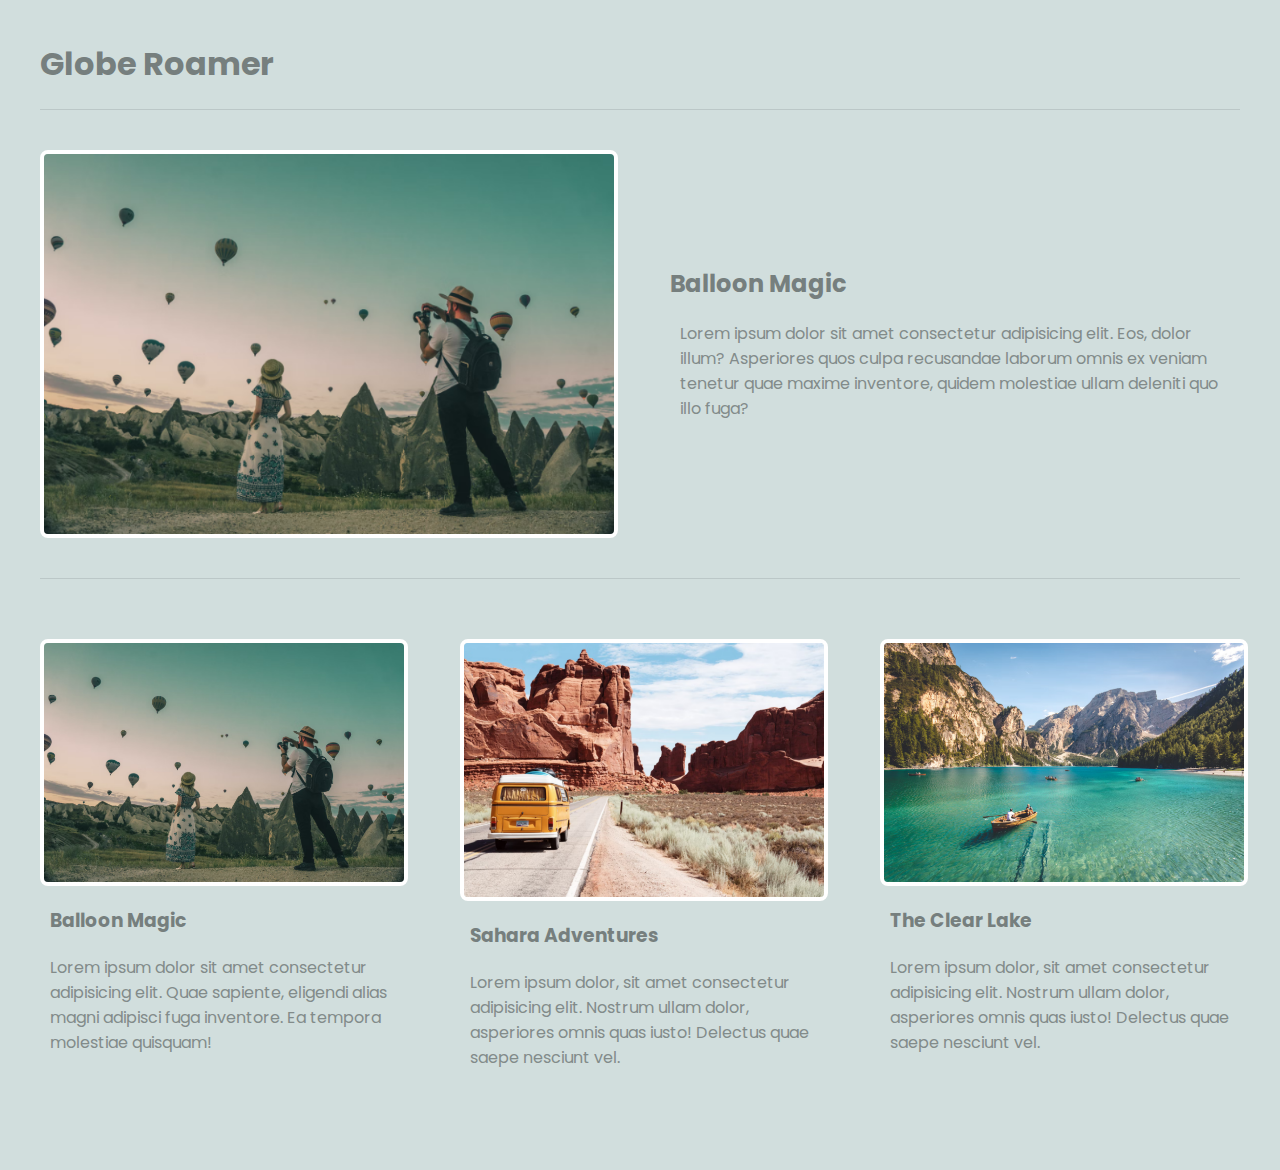
<file: 2 - multi-column/index.html>
<html lang="en">

<head>
  <meta charset="UTF-8">
  <meta http-equiv="X-UA-Compatible" content="IE=edge">
  <meta name="viewport" content="width=device-width, initial-scale=1.0">
  <title>Multi Column Blog Layout</title>
  <link rel="stylesheet" href="styles.css">
</head>

<body>
  <header>
    <h1>Globe Roamer</h1>
  </header>
  <main class="grid-container">
    <article class="featured">
      <img src="img/1.png" alt="featured image">
      <div>
        <h2>Balloon Magic</h2>
        <p>Lorem ipsum dolor sit amet consectetur adipisicing elit. Eos, dolor illum? Asperiores quos culpa recusandae
          laborum omnis ex veniam tenetur quae maxime inventore, quidem molestiae ullam deleniti quo illo fuga?</p>
      </div>
    </article>
    <article>
      <img src="img/1.png" alt="img">
      <div>
        <h3>Balloon Magic</h3>
        <p>Lorem ipsum dolor sit amet consectetur adipisicing elit. Quae sapiente, eligendi alias magni adipisci
          fuga inventore. Ea tempora molestiae quisquam!</p>
      </div>
    </article>
    <article>
      <img src="img/2.png" alt="img">
      <div>
        <h3>Sahara Adventures</h3>
        <p>Lorem ipsum dolor, sit amet consectetur adipisicing elit. Nostrum ullam dolor, asperiores omnis quas
          iusto! Delectus quae saepe nesciunt vel.</p>
      </div>
    </article>
    <article>
      <img src="img/3.png" alt="img">
      <div>
        <h3>The Clear Lake</h3>
        <p>Lorem ipsum dolor, sit amet consectetur adipisicing elit. Nostrum ullam dolor, asperiores omnis quas
          iusto! Delectus quae saepe nesciunt vel.</p>
      </div>
    </article>
    <article></article>
  </main>
</body>

</html>
</file>
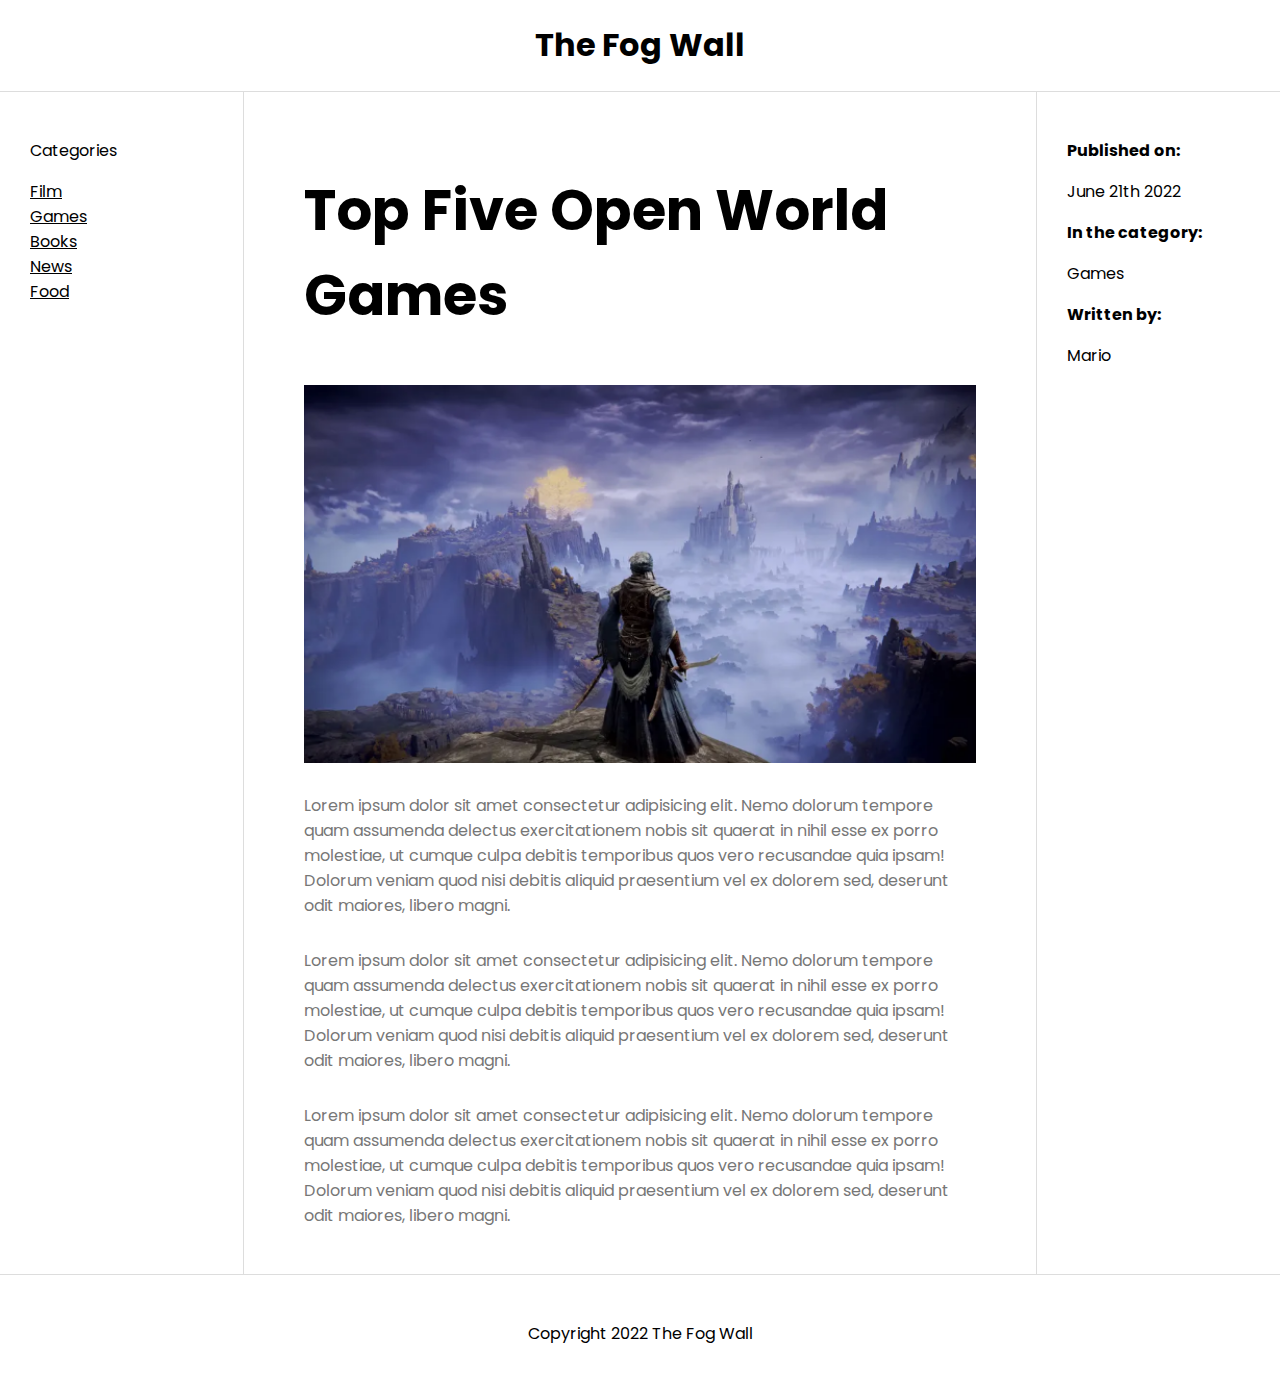
<file: 3 - holy-grail/index.html>
<html lang="en">

<head>
  <meta charset="UTF-8">
  <meta http-equiv="X-UA-Compatible" content="IE=edge">
  <meta name="viewport" content="width=device-width, initial-scale=1.0">
  <title>Holy Grail Layout</title>
  <link rel="stylesheet" href="styles.css">
</head>

<body>
  <div class="grid-container">
    <header>
      <h1>The Fog Wall</h1>
    </header>
    <nav>
      <p>Categories</p>
      <li>Film</li>
      <li>Games</li>
      <li>Books</li>
      <li>News</li>
      <li>Food</li>
    </nav>
    <article>
      <h2>Top Five Open World Games</h2>
      <img src="img/banner.png" alt="img">
      <p>Lorem ipsum dolor sit amet consectetur adipisicing elit. Nemo dolorum tempore quam assumenda delectus
        exercitationem nobis sit quaerat in nihil esse ex porro molestiae, ut cumque culpa debitis temporibus quos vero
        recusandae quia ipsam! Dolorum veniam quod nisi debitis aliquid praesentium vel ex dolorem sed, deserunt odit
        maiores, libero magni.</p>
      <p>Lorem ipsum dolor sit amet consectetur adipisicing elit. Nemo dolorum tempore quam assumenda delectus
        exercitationem nobis sit quaerat in nihil esse ex porro molestiae, ut cumque culpa debitis temporibus quos vero
        recusandae quia ipsam! Dolorum veniam quod nisi debitis aliquid praesentium vel ex dolorem sed, deserunt odit
        maiores, libero magni.</p>
      <p>Lorem ipsum dolor sit amet consectetur adipisicing elit. Nemo dolorum tempore quam assumenda delectus
        exercitationem nobis sit quaerat in nihil esse ex porro molestiae, ut cumque culpa debitis temporibus quos vero
        recusandae quia ipsam! Dolorum veniam quod nisi debitis aliquid praesentium vel ex dolorem sed, deserunt odit
        maiores, libero magni.</p>
    </article>
    <aside>
      <ul>
        <li>
          <p><strong>Published on:</strong></p>
          <p>June 21th 2022</p>
        </li>
        <li>
          <p><strong>In the category:</strong></p>
          <p>Games</p>
        </li>
        <li>
          <p><strong>Written by:</strong></p>
          <p>Mario</p>
        </li>
      </ul>
    </aside>
    <footer>
      <p>Copyright 2022 The Fog Wall</p>
    </footer>
  </div>
</body>

</html>
</file>
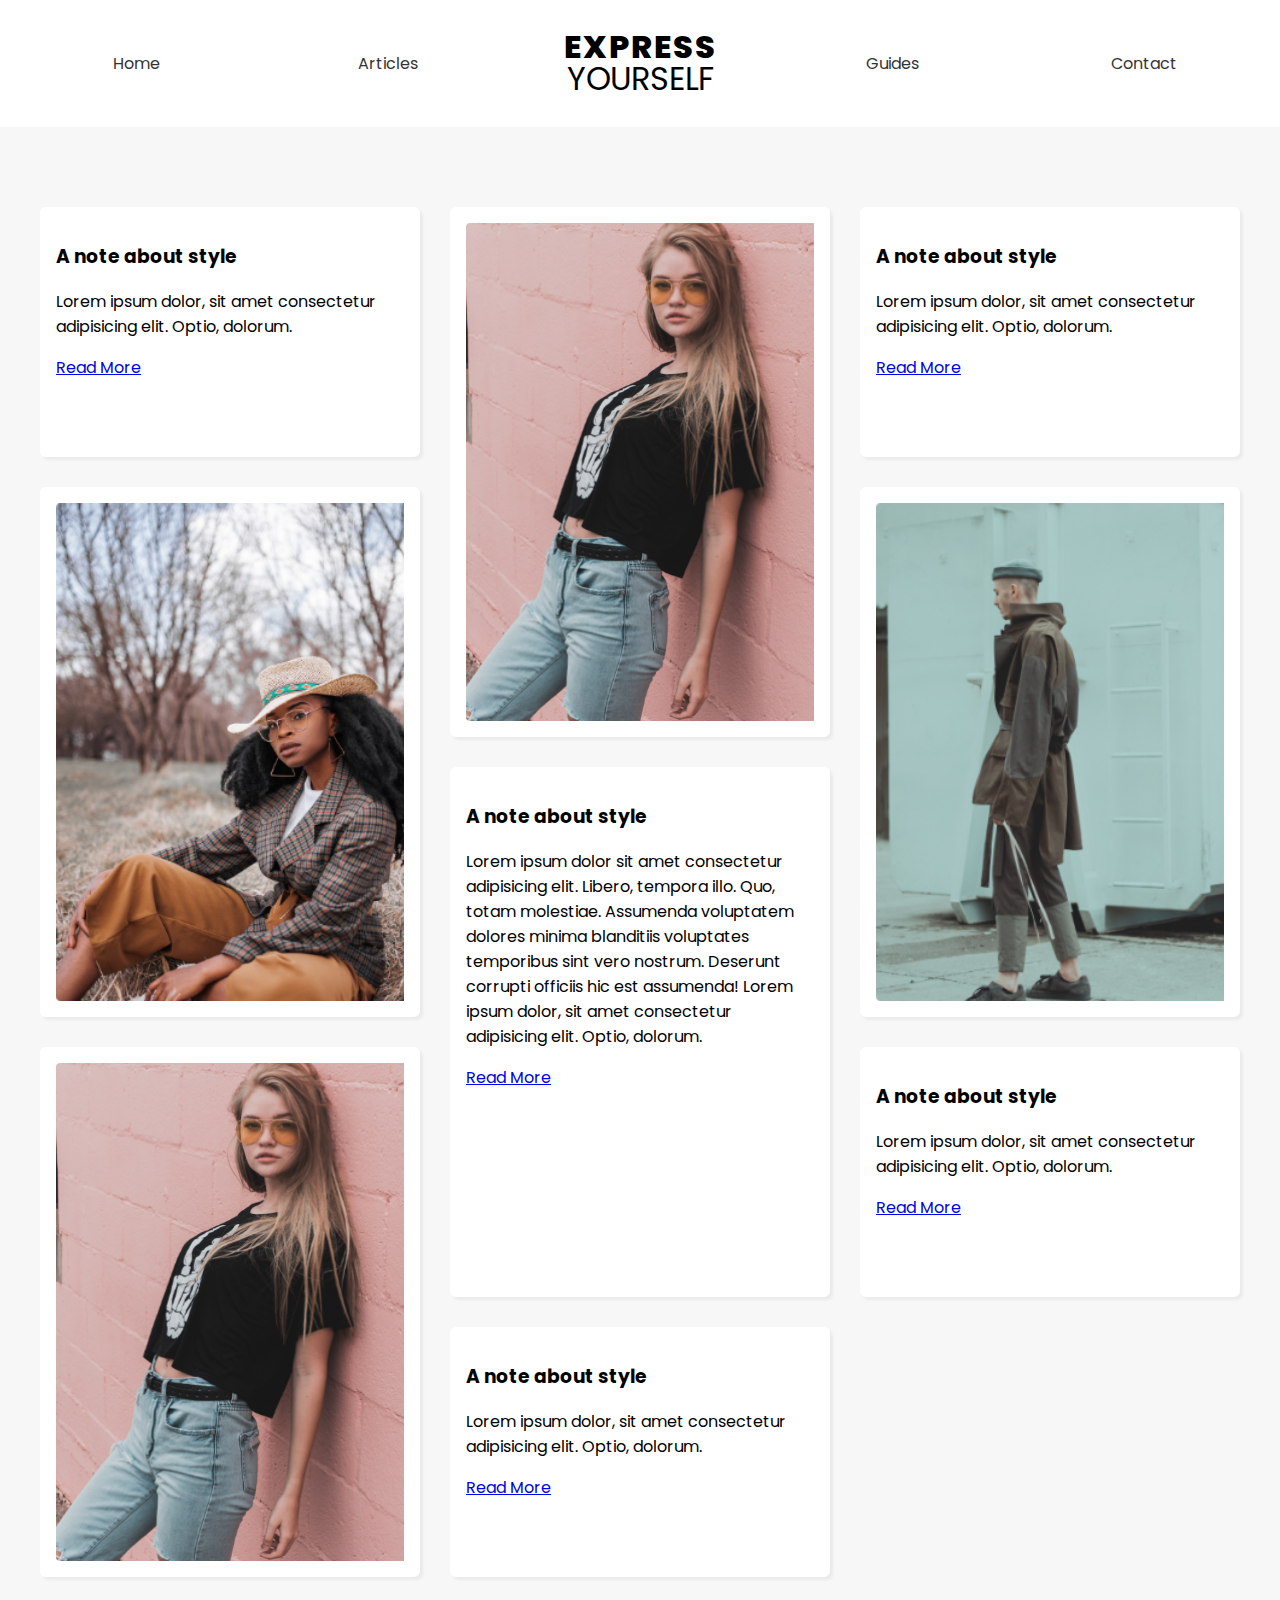
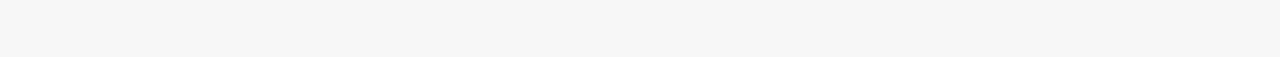
<file: 4 - masonry/index.html>
<html lang="en">

<head>
  <meta charset="UTF-8">
  <meta http-equiv="X-UA-Compatible" content="IE=edge">
  <meta name="viewport" content="width=device-width, initial-scale=1.0">
  <title>Masonry Style Layout</title>
  <link rel="stylesheet" href="styles.css">
</head>

<body>
  <div>
    <header>
      <nav>
        <a href="#">Home</a>
        <a href="#">Articles</a>
        <h1>
          <div>Express</div>
          <div>Yourself</div>
        </h1>
        <a href="#">Guides</a>
        <a href="#">Contact</a>
      </nav>
    </header>
    <main>
      <div class="short">
        <h3>A note about style</h3>
        <p>Lorem ipsum dolor, sit amet consectetur adipisicing elit. Optio, dolorum.</p>
        <a href="#">Read More</a>
      </div>
      <div class="tall">
        <img src="img/1.png" alt="img">
      </div>
      <div class="short">
        <h3>A note about style</h3>
        <p>Lorem ipsum dolor, sit amet consectetur adipisicing elit. Optio, dolorum.</p>
        <a href="#">Read More</a>
      </div>
      <div class="tall">
        <img src="img/2.png" alt="img">
      </div>
      <div class="tall">
        <img src="img/3.png" alt="img">
      </div>
      <div class="tall">
        <h3>A note about style</h3>
        <p>Lorem ipsum dolor sit amet consectetur adipisicing elit. Libero, tempora illo. Quo, totam molestiae.
          Assumenda voluptatem dolores minima blanditiis voluptates temporibus sint vero nostrum. Deserunt corrupti
          officiis hic est assumenda! Lorem ipsum dolor, sit amet consectetur adipisicing elit. Optio, dolorum.</p>
        <a href="#">Read More</a>
      </div>
      <div class="tall">
        <img src="img/1.png" alt="img">
      </div>
      <div class="short">
        <h3>A note about style</h3>
        <p>Lorem ipsum dolor, sit amet consectetur adipisicing elit. Optio, dolorum.</p>
        <a href="#">Read More</a>
      </div>
      <div class="short">
        <h3>A note about style</h3>
        <p>Lorem ipsum dolor, sit amet consectetur adipisicing elit. Optio, dolorum.</p>
        <a href="#">Read More</a>
      </div>
    </main>
  </div>
</body>

</html>
</file>
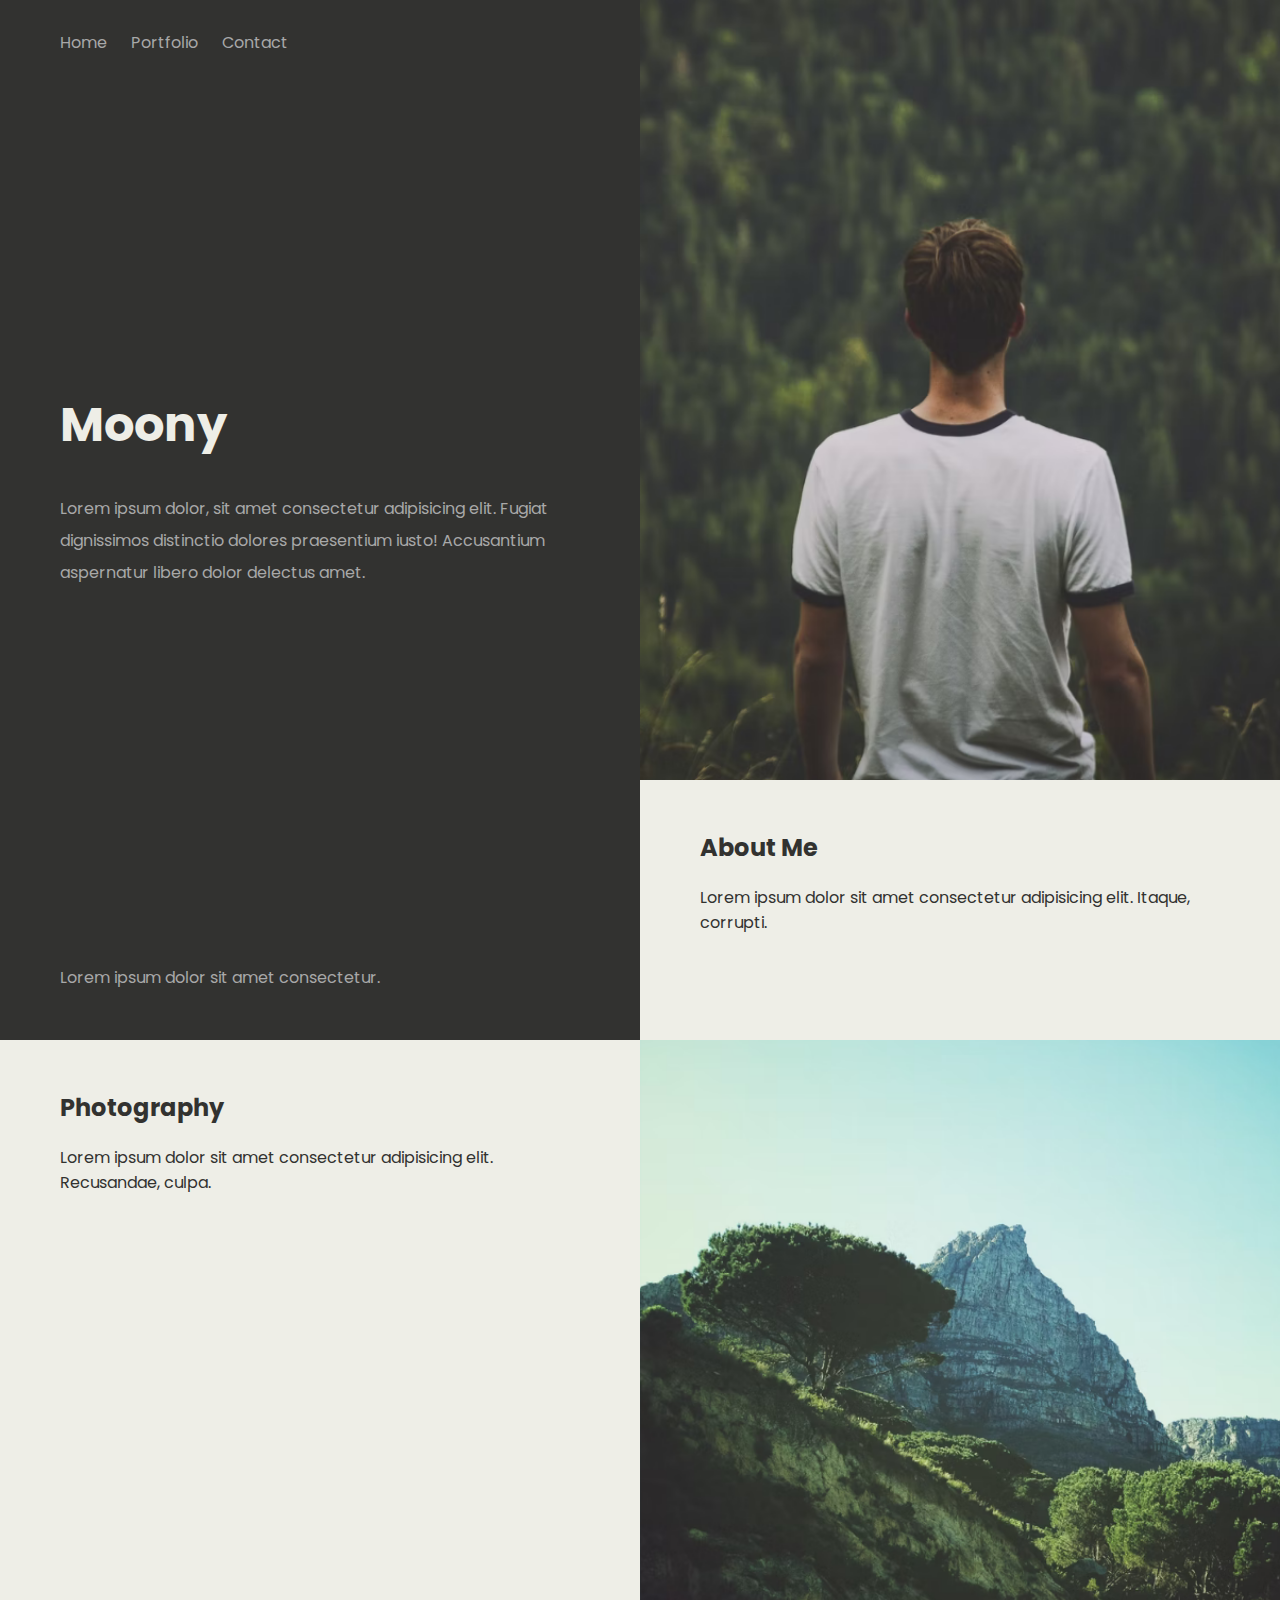
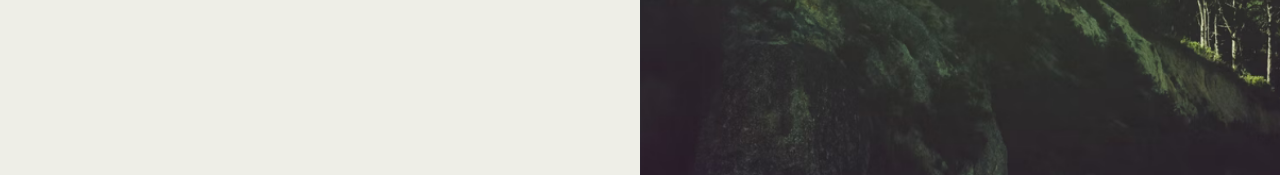
<file: 5 - portfolio/index.html>
<html lang="en">

<head>
  <meta charset="UTF-8">
  <meta http-equiv="X-UA-Compatible" content="IE=edge">
  <meta name="viewport" content="width=device-width, initial-scale=1.0">
  <title>Portfolio Full-Screen Layout</title>
  <link rel="stylesheet" href="styles.css">
</head>

<body>
  <main>
    <div class="panel welcome">
      <nav>
        <a href="">Home</a>
        <a href="">Portfolio</a>
        <a href="">Contact</a>
      </nav>
      <div>
        <h1>Moony</h1>
        <p>Lorem ipsum dolor, sit amet consectetur adipisicing elit. Fugiat dignissimos distinctio dolores praesentium
          iusto! Accusantium aspernatur libero dolor delectus amet.</p>
      </div>
      <footer>
        <p>Lorem ipsum dolor sit amet consectetur.</p>
      </footer>
    </div>
    <div class="panel about">
      <img src="img/1.png" alt="main pic">
      <div class="text">
        <h2>About Me</h2>
        <p>Lorem ipsum dolor sit amet consectetur adipisicing elit. Itaque, corrupti.</p>
      </div>
    </div>
    <div class="panel photos">
      <div class="text">
        <h2>Photography</h2>
        <p>Lorem ipsum dolor sit amet consectetur adipisicing elit. Recusandae, culpa.</p>
      </div>
      <img src="img/2.png" alt="landscape pic">
    </div>
  </main>
</body>

</html>
</file>
<file: 2 - multi-column/styles.css>
@import url("https://fonts.googleapis.com/css2?family=Poppins:wght@200;400;500;600;800&family=VT323&display=swap");

body {
  margin: 20px;
  font-family: "Poppins";
  background: #d1dedd;
}
ul,
li {
  padding: 0;
  list-style-type: none;
}
h1,
h2,
h3 {
  color: #767f7e;
}
p {
  color: #828b8a;
}
header {
  max-width: 1200px;
  margin: 40px auto;
  border-bottom: 1px solid #bbc7c7;
}

.grid-container {
  display: grid;
  grid-template-columns: 1fr 1fr 1fr;
  gap: 60px;
  max-width: 1200px;
  margin: 20px auto;
}

article.featured {
  grid-column: span 3;
  display: grid;
  grid-template-columns: 1fr 1fr;
  gap: 60px;
  align-items: center;
  border-bottom: 1px solid #bbc7c7;
  padding-bottom: 40px;
}

article img,
article.featured img {
  width: 100%;
  border: 4px solid #fff;
  border-radius: 8px;
}

article p,
article h3 {
  margin: 20px 10px;
}

/*responsive*/
@media screen and (max-width: 980px) {
  article {
    grid-column: span 3;
    display: grid;
    grid-template-columns: 1fr 1fr;
    gap: 60px;
    align-items: center;
  }
}

@media screen and (max-width: 760px) {
  article,
  article.featured {
    display: block;
    margin: 0 20px;
  }
}
</file>
<file: 3 - holy-grail/styles.css>
@import url("https://fonts.googleapis.com/css2?family=Poppins:wght@200;400;500;600;800&family=VT323&display=swap");

body {
  margin: 0;
  font-family: "Poppins";
}
ul,
li {
  padding: 0;
  list-style-type: none;
}

.grid-container {
  display: grid;
  grid-template-columns: 1fr 3fr 1fr;
  column-gap: 30px;
}

header {
  grid-column: span 3;
  text-align: center;
  border-bottom: 1px solid #ddd;
}

nav {
  padding: 30px;
  border-right: 1px solid #ddd;
}

nav li {
  text-decoration: underline;
}

article {
  padding: 30px;
}

article h2 {
  font-size: 3.5em;
  max-width: 800px;
}

article img {
  width: 100%;
}
article p {
  margin-top: 30px;
  color: #777;
}
aside {
  padding: 30px;
  border-left: 1px solid #ddd;
}

footer {
  grid-column: span 3;
  text-align: center;
  border-top: 1px solid #ddd;
  padding: 30px;
}

/* responsive */
@media screen and (max-width: 1200px) {
  nav {
    grid-column: span 3;
    border-right: 0;
    border-bottom: 1px solid #ddd;
  }
  nav li {
    display: inline-block;
    margin-right: 10px;
  }
  article {
    grid-column: span 2;
  }
  aside {
    padding: 16px;
  }
}

@media screen and (max-width: 980px) {
  nav,
  article,
  aside {
    grid-column: span 3;
  }

  aside {
    border-left: 0;
    border-top: 1px solid #ddd;
  }

  article h2 {
    font-size: 2em;
  }
}
</file>
<file: 4 - masonry/styles.css>
@import url("https://fonts.googleapis.com/css2?family=Poppins:wght@200;400;500;600;800&family=VT323&display=swap");

body {
  margin: 0;
  font-family: "Poppins";
  background: #f7f7f7;
}

header {
  background: #fff;
  padding: 10px;
}

nav {
  max-width: 1400px;
  margin: 0 auto;
  display: grid;
  grid-template-columns: repeat(5, 1fr);
  text-align: center;
  align-items: center;
}

nav a {
  text-decoration: none;
  color: #333;
}

nav h1 {
  text-transform: uppercase;
  line-height: 1em;
}

nav h1 div:first-child {
  font-weight: 800;
  letter-spacing: 1.5px;
}
nav h1 div:last-child {
  font-weight: 400;
}

main {
  max-width: 1200px;
  margin: 60px auto;
  padding: 20px;
  display: grid;
  grid-template-columns: 1fr 1fr 1fr;
  grid-auto-rows: 250px;
  gap: 30px;
}
main div {
  overflow: hidden;
  background-color: #fff;
  border-radius: 6px;
  border: 16px solid #fff;
  box-shadow: 3px 3px 3px rgba(0, 0, 0, 0.05);
}

main img {
  min-width: 100%;
  height: 100%;
}
main .short {
  grid-row: span 1;
}
main .tall {
  grid-row: span 2;
}

/* responsive */
@media screen and (max-width: 960px) {
  main {
    grid-template-columns: 1fr 1fr;
  }
}
@media screen and (max-width: 620px) {
  main {
    grid-template-columns: 1fr;
    max-width: 400px;
    margin: 20px auto;
  }
  nav {
    grid-template-columns: repeat(4, 1fr);
  }
  nav h1 {
    grid-column: 1 / span 4;
    grid-row: 1;
  }
}
</file>
<file: 5 - portfolio/styles.css>
@import url("https://fonts.googleapis.com/css2?family=Poppins:wght@200;400;500;600;800&family=VT323&display=swap");

body {
  margin: 0;
  font-family: "Poppins";
}

main {
  display: grid;
  grid-template-columns: 1.2fr 1fr 1fr;
  min-height: 100%;
}
.panel {
  display: grid;
  grid-template-columns: 1fr;
}
.panel .text {
  background: #eeeee7;
  color: #323230;
  padding: 30px 60px;
}

/* welcome panel */
.panel.welcome {
  background: #323230;
  padding: 30px 60px;
  grid-auto-rows: 1fr;
}
.panel.welcome nav a {
  color: #a8a8a8;
  text-decoration: none;
  margin-right: 20px;
}
.panel.welcome p {
  color: #a8a8a8;
  max-width: 540px;
  line-height: 2em;
}
.panel.welcome h1 {
  color: #eeeee7;
  font-size: 3em;
}
.panel.welcome footer {
  align-self: end;
}

/* about panel */
.panel.about {
  grid-template-rows: 3fr 1fr;
  overflow: hidden;
}
.panel.about img {
  min-height: 100%;
  min-width: 100%;
}

/* photos panel */
.panel.photos {
  grid-template-rows: 1fr 3fr;
  overflow: hidden;
}
.panel.photos img {
  min-height: 100%;
  min-width: 100%;
}

@media screen and (max-width: 1400px) {
  main {
    grid-template-columns: 1fr 1fr;
  }
  .panel.photos {
    grid-column: span 2;
    grid-template-columns: 1fr 1fr;
    grid-template-rows: 1fr;
  }
}
@media screen and (max-width: 960px) {
  main {
    grid-template-columns: 1fr;
    grid-template-rows: 500px 400px 400px;
  }
  .panel.about {
    grid-column: span 2;
    grid-template-columns: 1fr 1fr;
    grid-template-rows: 1fr;
  }
  .panel img {
    width: 100%;
  }
}
@media screen and (max-width: 680px) {
  main {
    grid-template-rows: 700px 600px 600px;
  }
  .panel.about,
  .panel.photos {
    grid-column: span 1;
    grid-template-columns: 1fr;
    grid-template-rows: 1fr 1fr;
    border-bottom: 1px solid #dcdcd0;
  }

  .panel img {
    width: 100%;
  }
}
</file>
